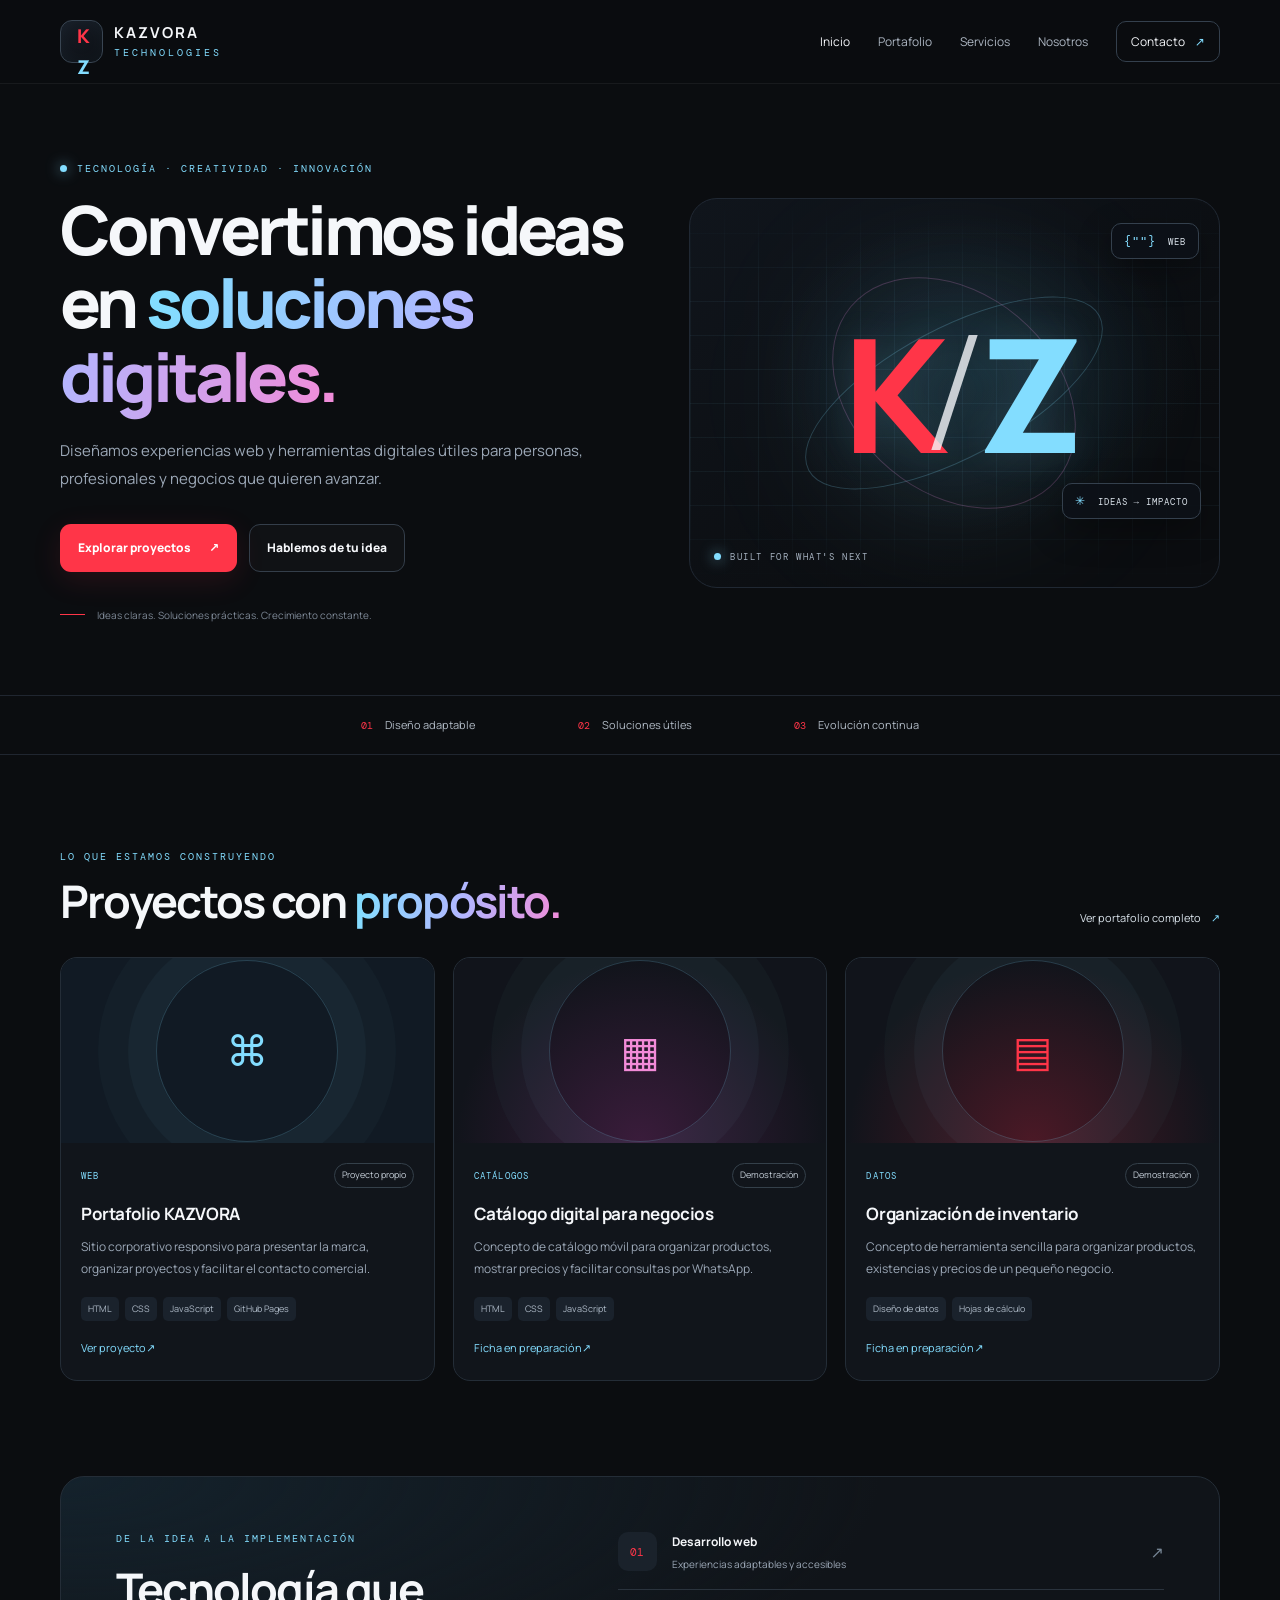
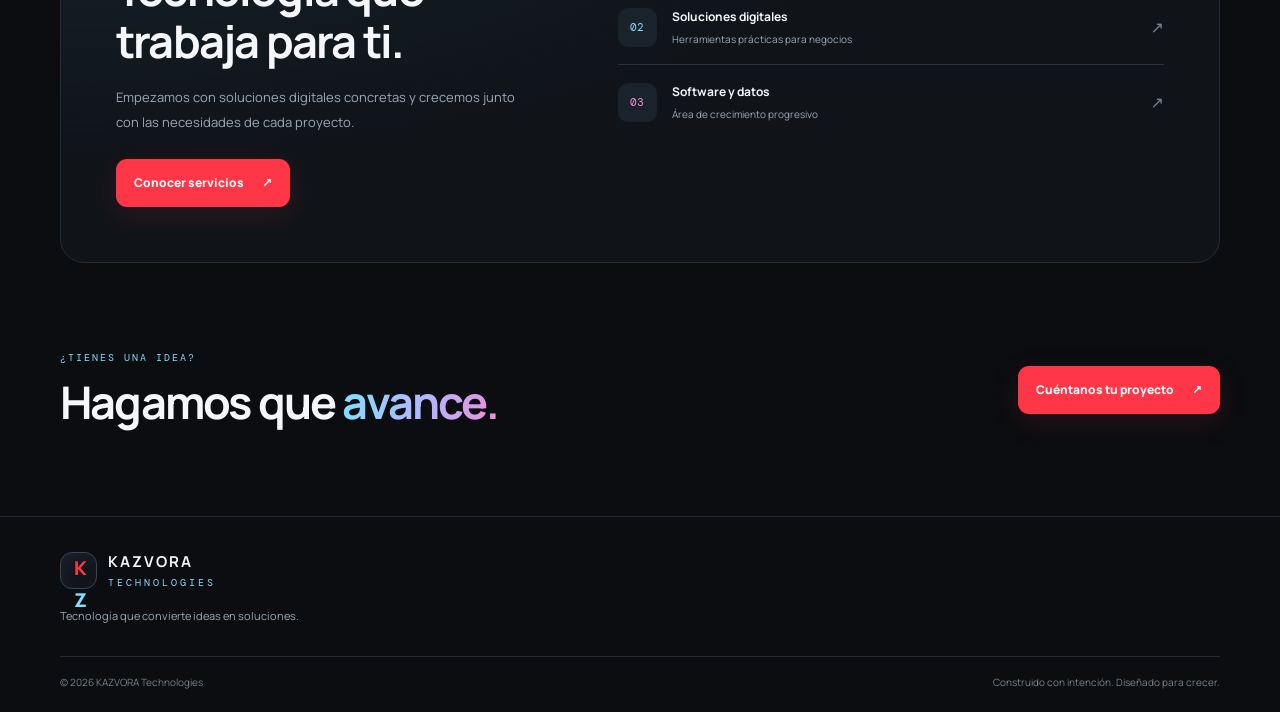
<file: index.html>
<!doctype html>
<html lang="es">
<head>
  <meta charset="utf-8">
  <meta name="viewport" content="width=device-width, initial-scale=1">
  <meta name="theme-color" content="#0b0d10">
  <meta name="description" content="KAZVORA Technologies: desarrollo web y soluciones digitales para convertir ideas en soluciones.">
  <title>KAZVORA Technologies | Tecnología que convierte ideas en soluciones</title>
  <link rel="icon" href="assets/icons/favicon.svg" type="image/svg+xml">
  <link rel="stylesheet" href="css/styles.css">
  <script src="js/projects.js" defer></script>
  <script src="js/main.js" defer></script>
</head>
<body>
  <a class="skip-link" href="#contenido">Saltar al contenido</a>
  <header class="site-header">
    <a class="brand" href="index.html" aria-label="KAZVORA Technologies, inicio">
      <span class="brand-mark" aria-hidden="true">K<span>Z</span></span>
      <span class="brand-copy"><strong>KAZVORA</strong><small>TECHNOLOGIES</small></span>
    </a>
    <button class="menu-toggle" aria-expanded="false" aria-controls="main-nav" aria-label="Abrir menú">
      <span></span><span></span><span></span>
    </button>
    <nav id="main-nav" class="main-nav" aria-label="Navegación principal">
      <a class="active" href="index.html">Inicio</a>
      <a href="portafolio.html">Portafolio</a>
      <a href="servicios.html">Servicios</a>
      <a href="nosotros.html">Nosotros</a>
      <a class="nav-contact" href="contacto.html">Contacto <span aria-hidden="true">↗</span></a>
    </nav>
  </header>

  <main id="contenido">
    <section class="hero section-wrap">
      <div class="hero-copy">
        <p class="eyebrow"><span class="status-dot"></span> TECNOLOGÍA · CREATIVIDAD · INNOVACIÓN</p>
        <h1>Convertimos ideas en <span class="gradient-text">soluciones digitales.</span></h1>
        <p class="hero-lead">Diseñamos experiencias web y herramientas digitales útiles para personas, profesionales y negocios que quieren avanzar.</p>
        <div class="hero-actions">
          <a class="button button-primary" href="portafolio.html">Explorar proyectos <span aria-hidden="true">↗</span></a>
          <a class="button button-secondary" href="contacto.html">Hablemos de tu idea</a>
        </div>
        <div class="hero-note"><span class="note-line"></span><span>Ideas claras. Soluciones prácticas. Crecimiento constante.</span></div>
      </div>
      <div class="hero-art" aria-label="Ilustración abstracta de la identidad tecnológica de KAZVORA">
        <div class="orbit orbit-one"></div><div class="orbit orbit-two"></div>
        <div class="art-glow"></div>
        <div class="monogram"><span>K</span><i></i><span>Z</span></div>
        <div class="art-caption"><span class="caption-dot"></span> BUILT FOR WHAT'S NEXT</div>
        <div class="floating-chip chip-top"><span class="chip-symbol">{"</>"}</span> WEB</div>
        <div class="floating-chip chip-bottom"><span class="chip-symbol">✳</span> IDEAS → IMPACTO</div>
      </div>
    </section>

    <section class="trust-strip" aria-label="Principios de trabajo">
      <div><span class="strip-number">01</span><span>Diseño adaptable</span></div>
      <div><span class="strip-number">02</span><span>Soluciones útiles</span></div>
      <div><span class="strip-number">03</span><span>Evolución continua</span></div>
    </section>

    <section class="section-wrap section-block">
      <div class="section-heading">
        <div><p class="eyebrow">LO QUE ESTAMOS CONSTRUYENDO</p><h2>Proyectos con <span class="gradient-text">propósito.</span></h2></div>
        <a class="text-link" href="portafolio.html">Ver portafolio completo <span aria-hidden="true">↗</span></a>
      </div>
      <div id="featured-projects" class="project-grid" aria-live="polite"></div>
    </section>

    <section class="section-wrap services-band">
      <div class="services-band-copy">
        <p class="eyebrow">DE LA IDEA A LA IMPLEMENTACIÓN</p>
        <h2>Tecnología que trabaja para ti.</h2>
        <p>Empezamos con soluciones digitales concretas y crecemos junto con las necesidades de cada proyecto.</p>
        <a class="button button-primary" href="servicios.html">Conocer servicios <span aria-hidden="true">↗</span></a>
      </div>
      <div class="capability-list">
        <div><span class="cap-icon cap-red">01</span><div><strong>Desarrollo web</strong><small>Experiencias adaptables y accesibles</small></div><span class="cap-arrow">↗</span></div>
        <div><span class="cap-icon cap-blue">02</span><div><strong>Soluciones digitales</strong><small>Herramientas prácticas para negocios</small></div><span class="cap-arrow">↗</span></div>
        <div><span class="cap-icon cap-pink">03</span><div><strong>Software y datos</strong><small>Área de crecimiento progresivo</small></div><span class="cap-arrow">↗</span></div>
      </div>
    </section>

    <section class="section-wrap closing-cta">
      <div><p class="eyebrow">¿TIENES UNA IDEA?</p><h2>Hagamos que <span class="gradient-text">avance.</span></h2></div>
      <a class="button button-primary" href="contacto.html">Cuéntanos tu proyecto <span aria-hidden="true">↗</span></a>
    </section>
  </main>

  <footer class="site-footer">
    <a class="brand footer-brand" href="index.html"><span class="brand-mark" aria-hidden="true">K<span>Z</span></span><span class="brand-copy"><strong>KAZVORA</strong><small>TECHNOLOGIES</small></span></a>
    <p>Tecnología que convierte ideas en soluciones.</p>
    <div class="footer-bottom"><span>© <span id="year"></span> KAZVORA Technologies</span><span>Construido con intención. Diseñado para crecer.</span></div>
  </footer>
</body>
</html>
</file>
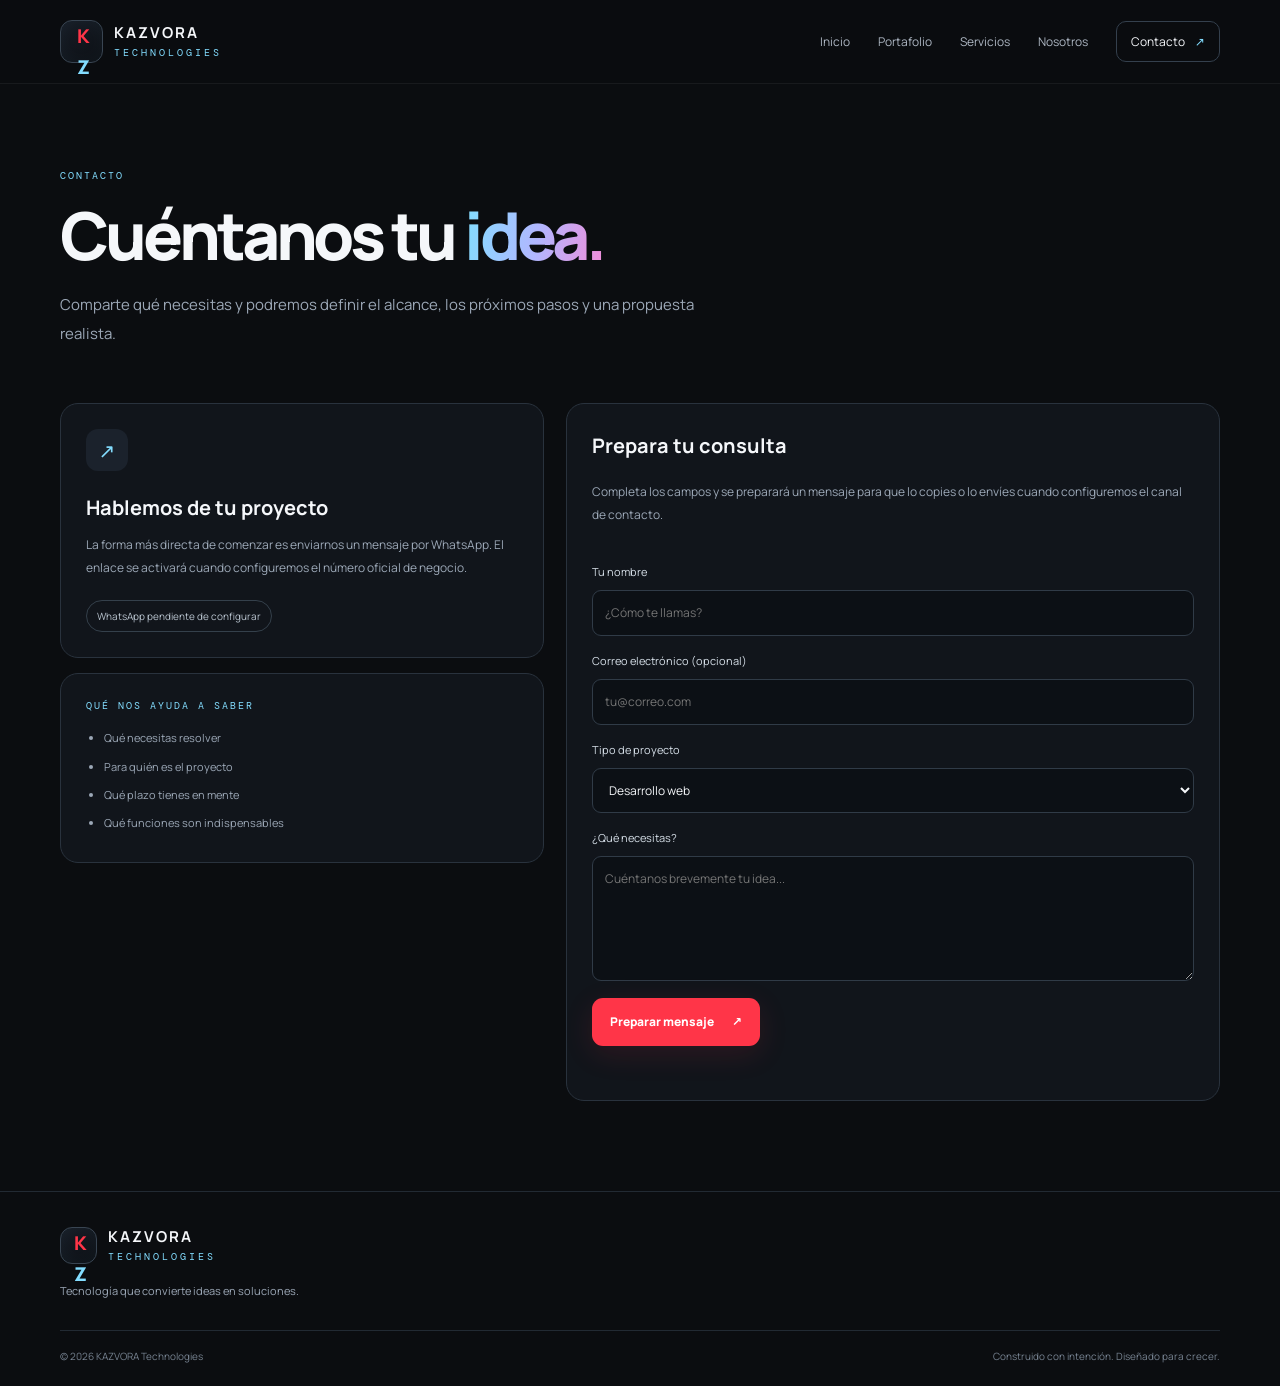
<file: contacto.html>
<!doctype html>
<html lang="es"><head><meta charset="utf-8"><meta name="viewport" content="width=device-width, initial-scale=1"><meta name="theme-color" content="#0b0d10"><meta name="description" content="Contacta a KAZVORA Technologies para conversar sobre tu idea."><title>Contacto | KAZVORA Technologies</title><link rel="icon" href="assets/icons/favicon.svg" type="image/svg+xml"><link rel="stylesheet" href="css/styles.css"><script src="js/main.js" defer></script></head>
<body><a class="skip-link" href="#contenido">Saltar al contenido</a><header class="site-header"><a class="brand" href="index.html" aria-label="KAZVORA Technologies, inicio"><span class="brand-mark" aria-hidden="true">K<span>Z</span></span><span class="brand-copy"><strong>KAZVORA</strong><small>TECHNOLOGIES</small></span></a><button class="menu-toggle" aria-expanded="false" aria-controls="main-nav" aria-label="Abrir menú"><span></span><span></span><span></span></button><nav id="main-nav" class="main-nav" aria-label="Navegación principal"><a href="index.html">Inicio</a><a href="portafolio.html">Portafolio</a><a href="servicios.html">Servicios</a><a href="nosotros.html">Nosotros</a><a class="nav-contact active" href="contacto.html">Contacto <span aria-hidden="true">↗</span></a></nav></header>
<main id="contenido"><section class="page-hero section-wrap"><p class="eyebrow">CONTACTO</p><h1>Cuéntanos tu <span class="gradient-text">idea.</span></h1><p>Comparte qué necesitas y podremos definir el alcance, los próximos pasos y una propuesta realista.</p></section>
<section class="section-wrap contact-layout"><div class="contact-info"><div class="contact-card"><span class="contact-card-icon blue-symbol">↗</span><h2>Hablemos de tu proyecto</h2><p>La forma más directa de comenzar es enviarnos un mensaje por WhatsApp. El enlace se activará cuando configuremos el número oficial de negocio.</p><span class="service-status">WhatsApp pendiente de configurar</span></div><div class="contact-card contact-card-small"><span class="eyebrow">QUÉ NOS AYUDA A SABER</span><ul><li>Qué necesitas resolver</li><li>Para quién es el proyecto</li><li>Qué plazo tienes en mente</li><li>Qué funciones son indispensables</li></ul></div></div>
<form class="contact-form" id="contact-form"><h2>Prepara tu consulta</h2><p>Completa los campos y se preparará un mensaje para que lo copies o lo envíes cuando configuremos el canal de contacto.</p><label for="name">Tu nombre</label><input id="name" name="name" autocomplete="name" required placeholder="¿Cómo te llamas?"><label for="email">Correo electrónico (opcional)</label><input id="email" name="email" type="email" autocomplete="email" placeholder="tu@correo.com"><label for="project-type">Tipo de proyecto</label><select id="project-type" name="project-type"><option>Desarrollo web</option><option>Catálogo digital</option><option>Consulta general</option><option>Otro proyecto</option></select><label for="message">¿Qué necesitas?</label><textarea id="message" name="message" rows="5" required placeholder="Cuéntanos brevemente tu idea..."></textarea><button class="button button-primary" type="submit">Preparar mensaje <span>↗</span></button><p id="form-feedback" class="form-feedback" aria-live="polite"></p></form></section></main>
<footer class="site-footer"><a class="brand footer-brand" href="index.html"><span class="brand-mark" aria-hidden="true">K<span>Z</span></span><span class="brand-copy"><strong>KAZVORA</strong><small>TECHNOLOGIES</small></span></a><p>Tecnología que convierte ideas en soluciones.</p><div class="footer-bottom"><span>© <span id="year"></span> KAZVORA Technologies</span><span>Construido con intención. Diseñado para crecer.</span></div></footer></body></html>
</file>
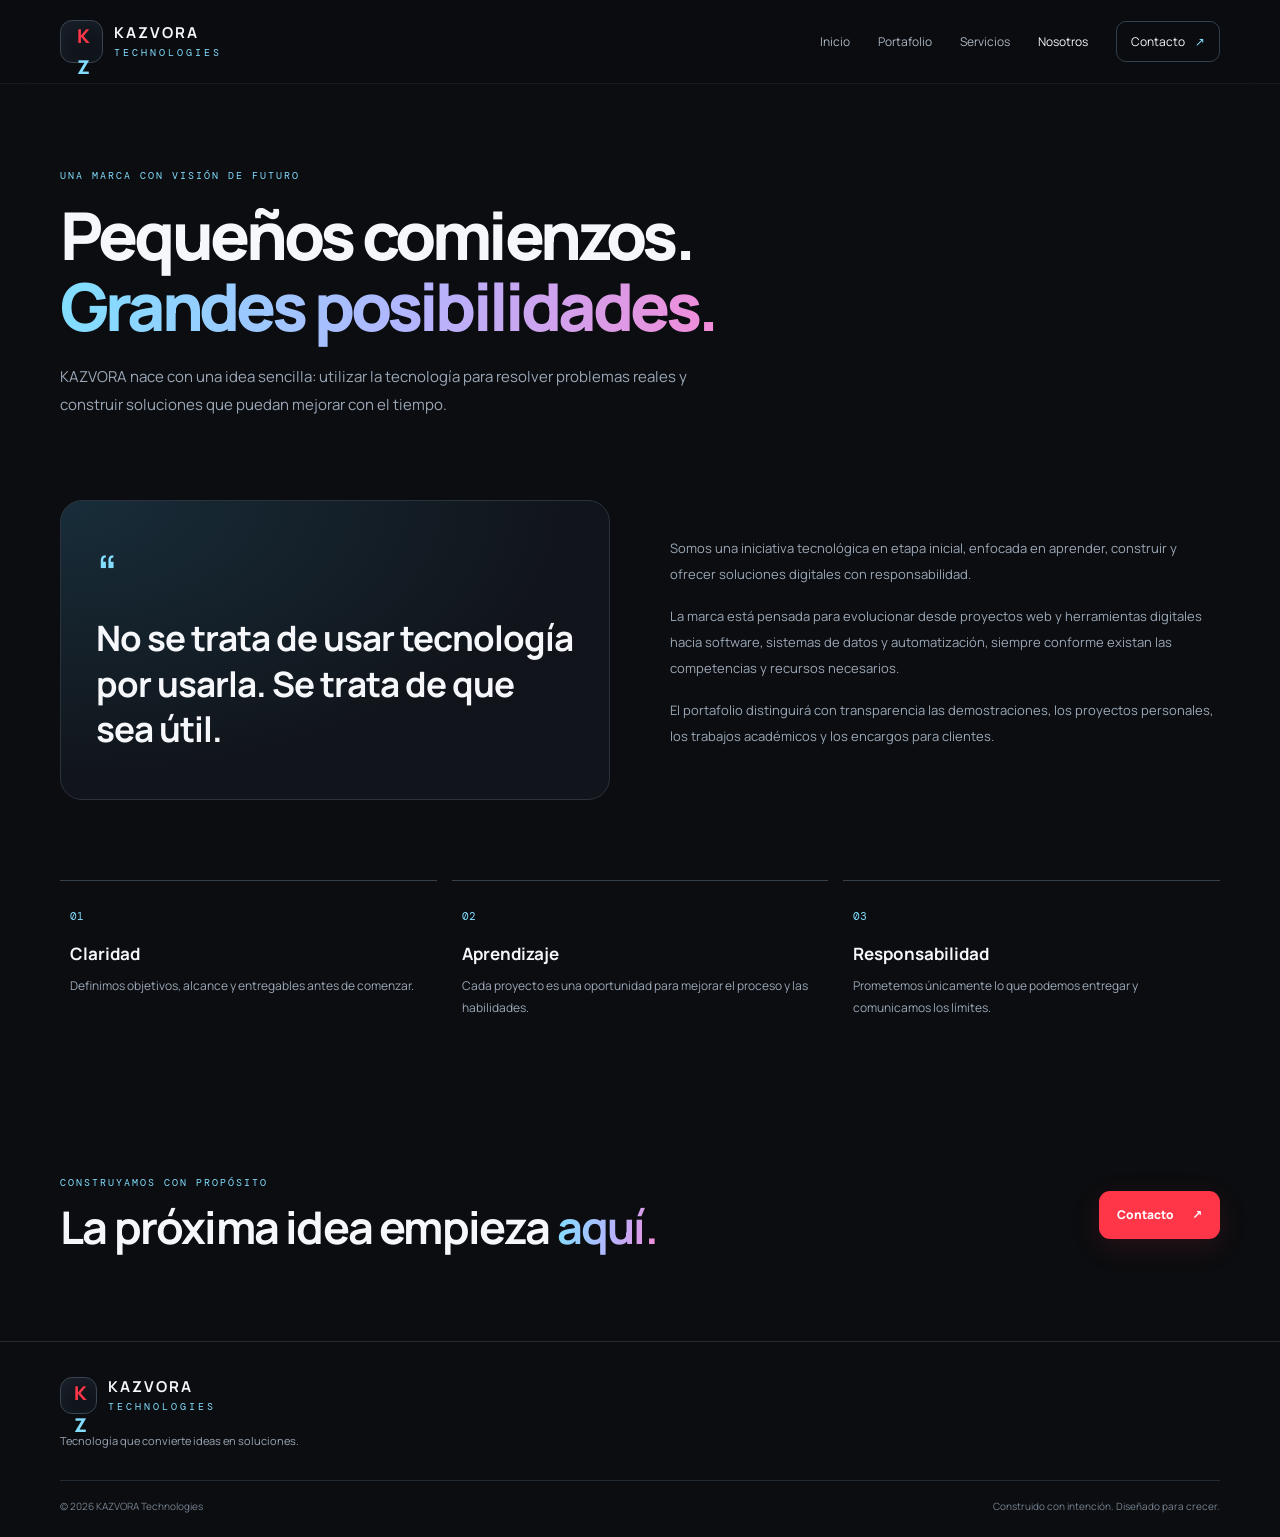
<file: nosotros.html>
<!doctype html>
<html lang="es"><head><meta charset="utf-8"><meta name="viewport" content="width=device-width, initial-scale=1"><meta name="theme-color" content="#0b0d10"><meta name="description" content="Conoce la visión y principios de KAZVORA Technologies."><title>Nosotros | KAZVORA Technologies</title><link rel="icon" href="assets/icons/favicon.svg" type="image/svg+xml"><link rel="stylesheet" href="css/styles.css"><script src="js/main.js" defer></script></head>
<body><a class="skip-link" href="#contenido">Saltar al contenido</a><header class="site-header"><a class="brand" href="index.html" aria-label="KAZVORA Technologies, inicio"><span class="brand-mark" aria-hidden="true">K<span>Z</span></span><span class="brand-copy"><strong>KAZVORA</strong><small>TECHNOLOGIES</small></span></a><button class="menu-toggle" aria-expanded="false" aria-controls="main-nav" aria-label="Abrir menú"><span></span><span></span><span></span></button><nav id="main-nav" class="main-nav" aria-label="Navegación principal"><a href="index.html">Inicio</a><a href="portafolio.html">Portafolio</a><a href="servicios.html">Servicios</a><a class="active" href="nosotros.html">Nosotros</a><a class="nav-contact" href="contacto.html">Contacto <span aria-hidden="true">↗</span></a></nav></header>
<main id="contenido"><section class="page-hero section-wrap"><p class="eyebrow">UNA MARCA CON VISIÓN DE FUTURO</p><h1>Pequeños comienzos.<br><span class="gradient-text">Grandes posibilidades.</span></h1><p>KAZVORA nace con una idea sencilla: utilizar la tecnología para resolver problemas reales y construir soluciones que puedan mejorar con el tiempo.</p></section>
<section class="section-wrap about-layout"><div class="about-statement"><span class="quote-mark">“</span><h2>No se trata de usar tecnología por usarla. Se trata de que sea útil.</h2></div><div class="about-copy"><p>Somos una iniciativa tecnológica en etapa inicial, enfocada en aprender, construir y ofrecer soluciones digitales con responsabilidad.</p><p>La marca está pensada para evolucionar desde proyectos web y herramientas digitales hacia software, sistemas de datos y automatización, siempre conforme existan las competencias y recursos necesarios.</p><p>El portafolio distinguirá con transparencia las demostraciones, los proyectos personales, los trabajos académicos y los encargos para clientes.</p></div></section>
<section class="section-wrap values-grid"><article><span class="value-number">01</span><h3>Claridad</h3><p>Definimos objetivos, alcance y entregables antes de comenzar.</p></article><article><span class="value-number">02</span><h3>Aprendizaje</h3><p>Cada proyecto es una oportunidad para mejorar el proceso y las habilidades.</p></article><article><span class="value-number">03</span><h3>Responsabilidad</h3><p>Prometemos únicamente lo que podemos entregar y comunicamos los límites.</p></article></section>
<section class="section-wrap closing-cta"><div><p class="eyebrow">CONSTRUYAMOS CON PROPÓSITO</p><h2>La próxima idea empieza <span class="gradient-text">aquí.</span></h2></div><a class="button button-primary" href="contacto.html">Contacto <span>↗</span></a></section></main>
<footer class="site-footer"><a class="brand footer-brand" href="index.html"><span class="brand-mark" aria-hidden="true">K<span>Z</span></span><span class="brand-copy"><strong>KAZVORA</strong><small>TECHNOLOGIES</small></span></a><p>Tecnología que convierte ideas en soluciones.</p><div class="footer-bottom"><span>© <span id="year"></span> KAZVORA Technologies</span><span>Construido con intención. Diseñado para crecer.</span></div></footer></body></html>
</file>
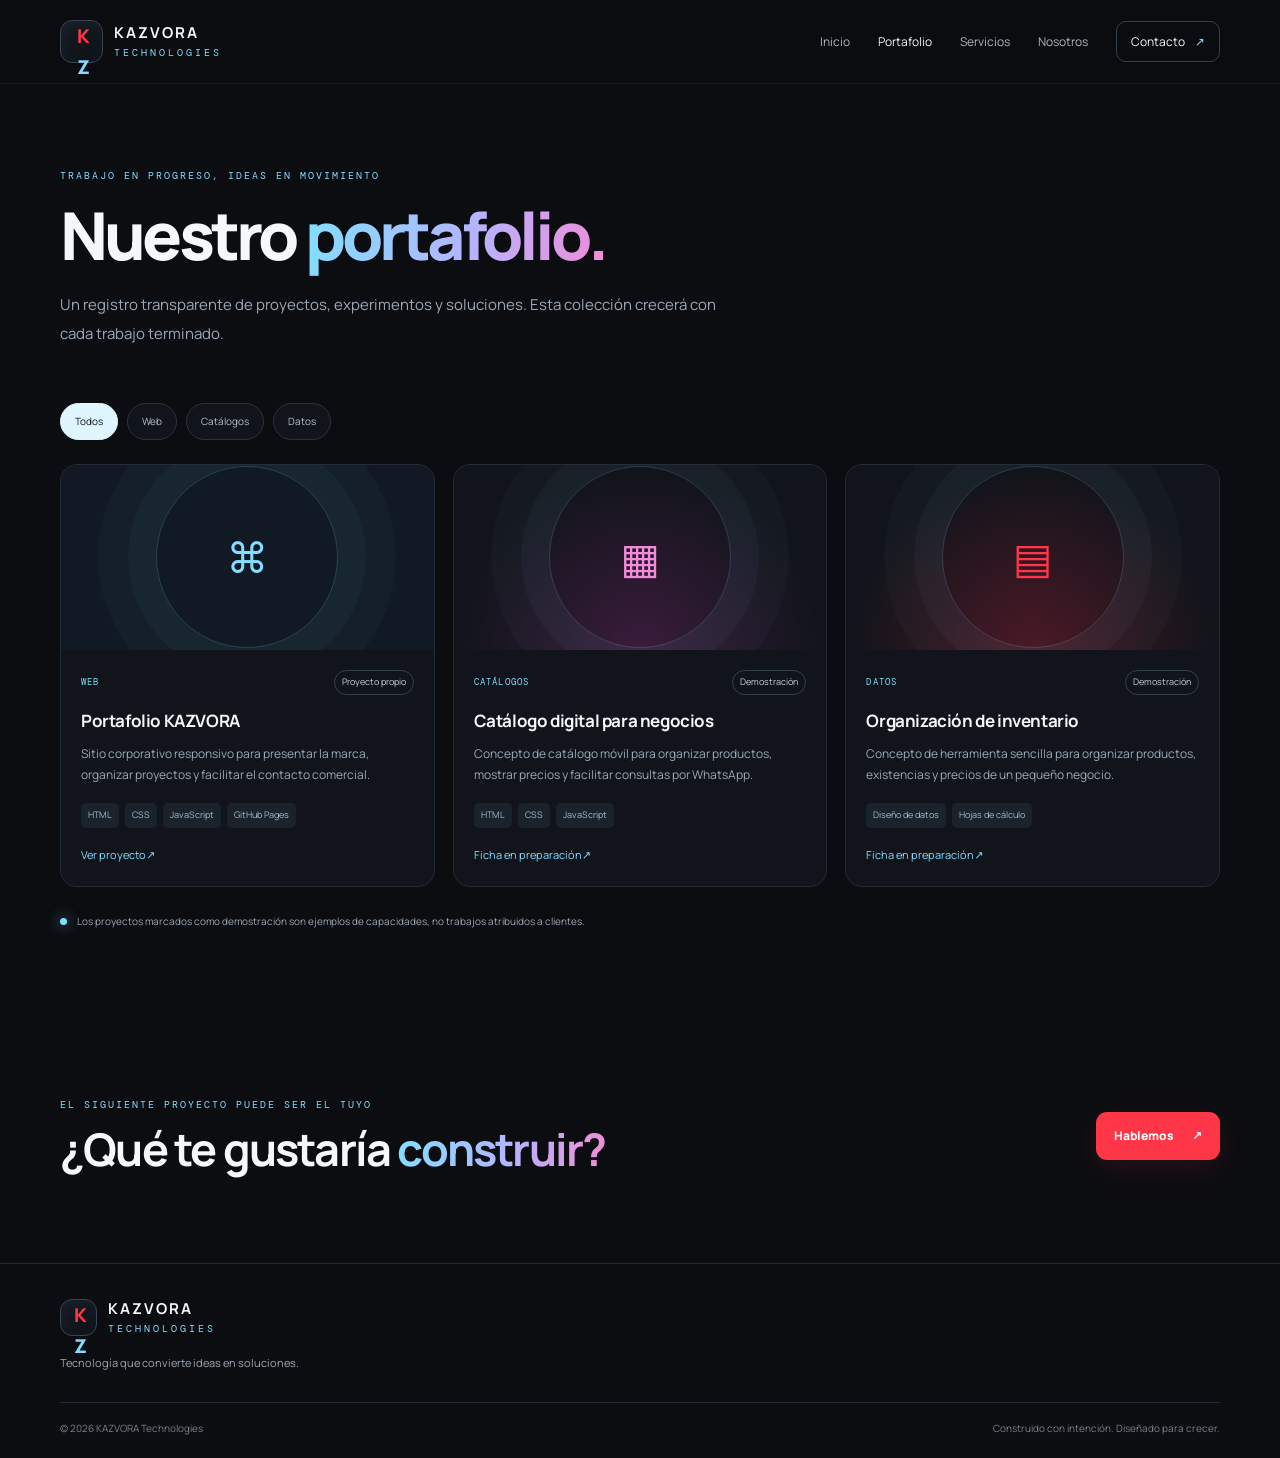
<file: portafolio.html>
<!doctype html>
<html lang="es">
<head>
  <meta charset="utf-8"><meta name="viewport" content="width=device-width, initial-scale=1">
  <meta name="theme-color" content="#0b0d10"><meta name="description" content="Explora las demostraciones y proyectos de KAZVORA Technologies.">
  <title>Portafolio | KAZVORA Technologies</title><link rel="icon" href="assets/icons/favicon.svg" type="image/svg+xml"><link rel="stylesheet" href="css/styles.css">
  <script src="js/projects.js" defer></script><script src="js/main.js" defer></script>
</head>
<body>
  <a class="skip-link" href="#contenido">Saltar al contenido</a>
  <header class="site-header"><a class="brand" href="index.html" aria-label="KAZVORA Technologies, inicio"><span class="brand-mark" aria-hidden="true">K<span>Z</span></span><span class="brand-copy"><strong>KAZVORA</strong><small>TECHNOLOGIES</small></span></a><button class="menu-toggle" aria-expanded="false" aria-controls="main-nav" aria-label="Abrir menú"><span></span><span></span><span></span></button><nav id="main-nav" class="main-nav" aria-label="Navegación principal"><a href="index.html">Inicio</a><a class="active" href="portafolio.html">Portafolio</a><a href="servicios.html">Servicios</a><a href="nosotros.html">Nosotros</a><a class="nav-contact" href="contacto.html">Contacto <span aria-hidden="true">↗</span></a></nav></header>
  <main id="contenido">
    <section class="page-hero section-wrap"><p class="eyebrow">TRABAJO EN PROGRESO, IDEAS EN MOVIMIENTO</p><h1>Nuestro <span class="gradient-text">portafolio.</span></h1><p>Un registro transparente de proyectos, experimentos y soluciones. Esta colección crecerá con cada trabajo terminado.</p></section>
    <section class="section-wrap portfolio-section">
      <div class="filter-row" id="project-filters" aria-label="Filtrar proyectos"></div>
      <div id="all-projects" class="project-grid project-grid-wide" aria-live="polite"></div>
      <p class="portfolio-note"><span class="status-dot"></span> Los proyectos marcados como demostración son ejemplos de capacidades, no trabajos atribuidos a clientes.</p>
    </section>
    <section class="section-wrap closing-cta"><div><p class="eyebrow">EL SIGUIENTE PROYECTO PUEDE SER EL TUYO</p><h2>¿Qué te gustaría <span class="gradient-text">construir?</span></h2></div><a class="button button-primary" href="contacto.html">Hablemos <span aria-hidden="true">↗</span></a></section>
  </main>
  <footer class="site-footer"><a class="brand footer-brand" href="index.html"><span class="brand-mark" aria-hidden="true">K<span>Z</span></span><span class="brand-copy"><strong>KAZVORA</strong><small>TECHNOLOGIES</small></span></a><p>Tecnología que convierte ideas en soluciones.</p><div class="footer-bottom"><span>© <span id="year"></span> KAZVORA Technologies</span><span>Construido con intención. Diseñado para crecer.</span></div></footer>
</body></html>
</file>
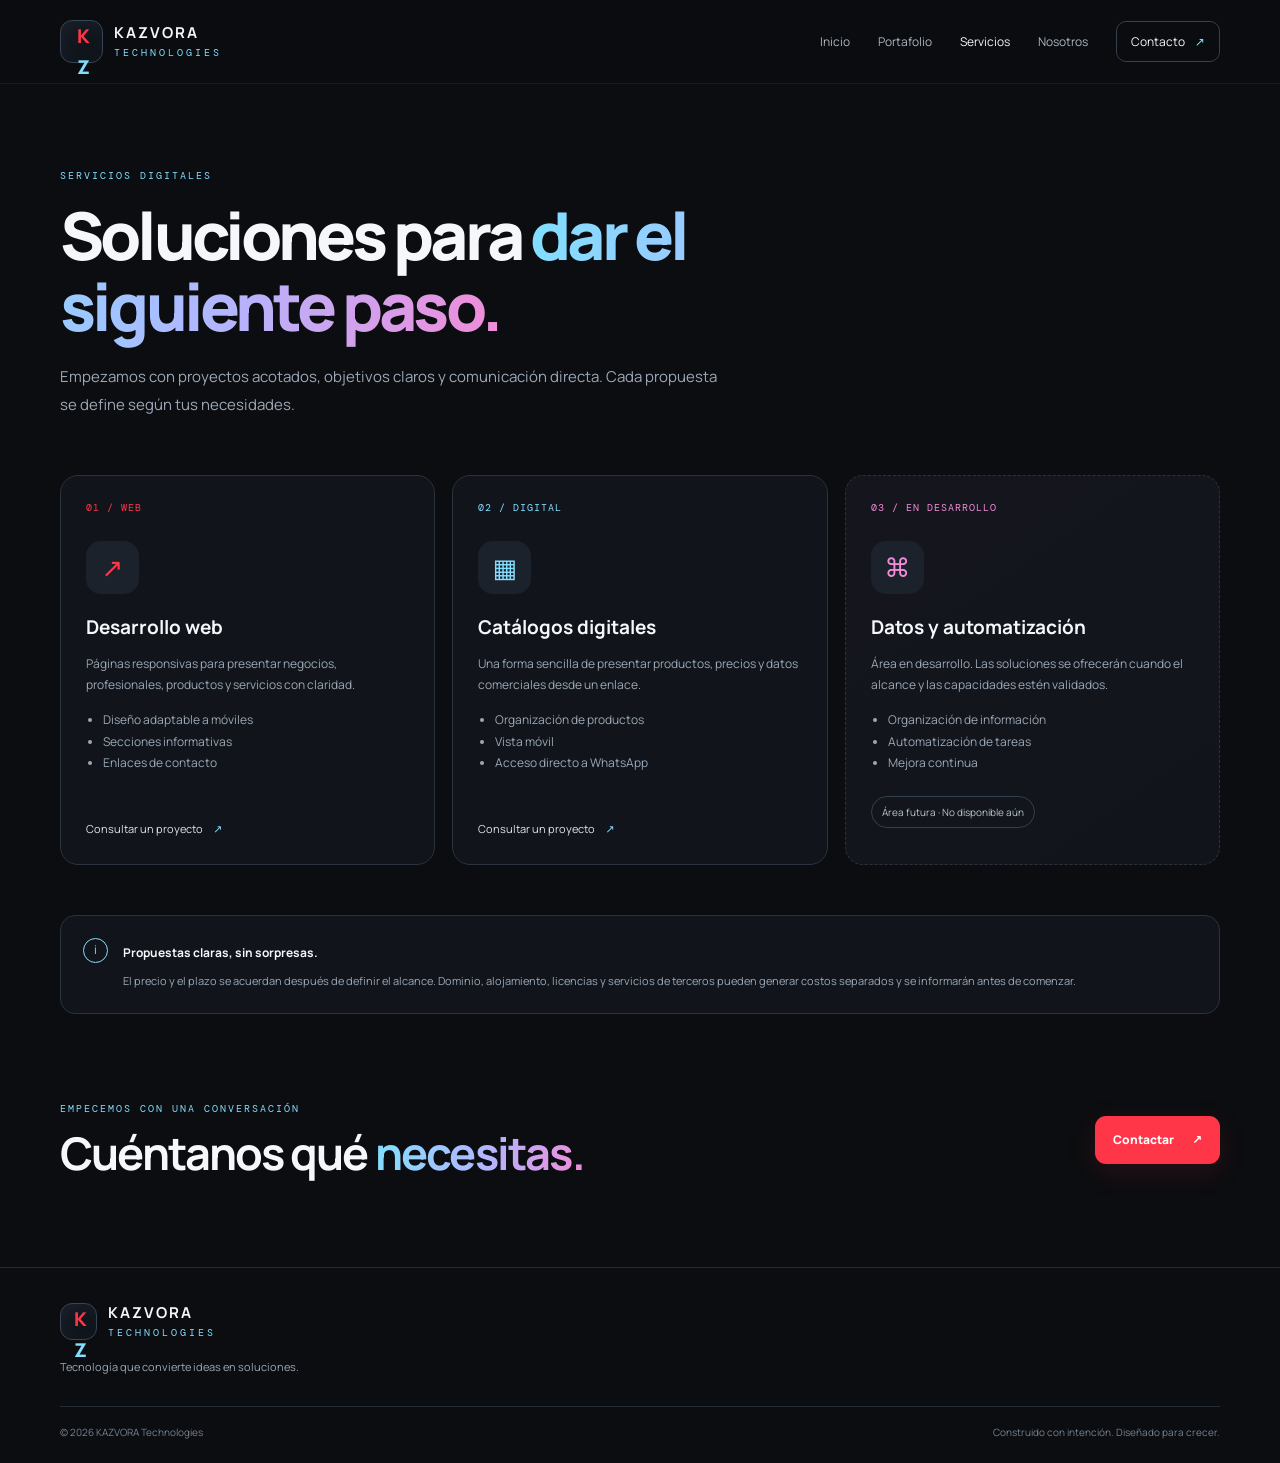
<file: servicios.html>
<!doctype html>
<html lang="es">
<head><meta charset="utf-8"><meta name="viewport" content="width=device-width, initial-scale=1"><meta name="theme-color" content="#0b0d10"><meta name="description" content="Servicios digitales de KAZVORA Technologies."><title>Servicios | KAZVORA Technologies</title><link rel="icon" href="assets/icons/favicon.svg" type="image/svg+xml"><link rel="stylesheet" href="css/styles.css"><script src="js/main.js" defer></script></head>
<body><a class="skip-link" href="#contenido">Saltar al contenido</a><header class="site-header"><a class="brand" href="index.html" aria-label="KAZVORA Technologies, inicio"><span class="brand-mark" aria-hidden="true">K<span>Z</span></span><span class="brand-copy"><strong>KAZVORA</strong><small>TECHNOLOGIES</small></span></a><button class="menu-toggle" aria-expanded="false" aria-controls="main-nav" aria-label="Abrir menú"><span></span><span></span><span></span></button><nav id="main-nav" class="main-nav" aria-label="Navegación principal"><a href="index.html">Inicio</a><a href="portafolio.html">Portafolio</a><a class="active" href="servicios.html">Servicios</a><a href="nosotros.html">Nosotros</a><a class="nav-contact" href="contacto.html">Contacto <span aria-hidden="true">↗</span></a></nav></header>
<main id="contenido"><section class="page-hero section-wrap"><p class="eyebrow">SERVICIOS DIGITALES</p><h1>Soluciones para <span class="gradient-text">dar el siguiente paso.</span></h1><p>Empezamos con proyectos acotados, objetivos claros y comunicación directa. Cada propuesta se define según tus necesidades.</p></section>
<section class="section-wrap service-cards">
<article class="service-card"><span class="service-index red-text">01 / WEB</span><div class="service-symbol red-symbol"><span>↗</span></div><h2>Desarrollo web</h2><p>Páginas responsivas para presentar negocios, profesionales, productos y servicios con claridad.</p><ul><li>Diseño adaptable a móviles</li><li>Secciones informativas</li><li>Enlaces de contacto</li></ul><a class="text-link" href="contacto.html">Consultar un proyecto <span>↗</span></a></article>
<article class="service-card"><span class="service-index blue-text">02 / DIGITAL</span><div class="service-symbol blue-symbol"><span>▦</span></div><h2>Catálogos digitales</h2><p>Una forma sencilla de presentar productos, precios y datos comerciales desde un enlace.</p><ul><li>Organización de productos</li><li>Vista móvil</li><li>Acceso directo a WhatsApp</li></ul><a class="text-link" href="contacto.html">Consultar un proyecto <span>↗</span></a></article>
<article class="service-card service-card-muted"><span class="service-index pink-text">03 / EN DESARROLLO</span><div class="service-symbol pink-symbol"><span>⌘</span></div><h2>Datos y automatización</h2><p>Área en desarrollo. Las soluciones se ofrecerán cuando el alcance y las capacidades estén validados.</p><ul><li>Organización de información</li><li>Automatización de tareas</li><li>Mejora continua</li></ul><span class="service-status">Área futura · No disponible aún</span></article>
</section>
<section class="section-wrap notice-panel"><span class="notice-icon">i</span><div><strong>Propuestas claras, sin sorpresas.</strong><p>El precio y el plazo se acuerdan después de definir el alcance. Dominio, alojamiento, licencias y servicios de terceros pueden generar costos separados y se informarán antes de comenzar.</p></div></section>
<section class="section-wrap closing-cta"><div><p class="eyebrow">EMPECEMOS CON UNA CONVERSACIÓN</p><h2>Cuéntanos qué <span class="gradient-text">necesitas.</span></h2></div><a class="button button-primary" href="contacto.html">Contactar <span>↗</span></a></section></main>
<footer class="site-footer"><a class="brand footer-brand" href="index.html"><span class="brand-mark" aria-hidden="true">K<span>Z</span></span><span class="brand-copy"><strong>KAZVORA</strong><small>TECHNOLOGIES</small></span></a><p>Tecnología que convierte ideas en soluciones.</p><div class="footer-bottom"><span>© <span id="year"></span> KAZVORA Technologies</span><span>Construido con intención. Diseñado para crecer.</span></div></footer></body></html>
</file>
<file: css/styles.css>
@import url('https://fonts.googleapis.com/css2?family=DM+Mono:wght@400;500&family=Manrope:wght@400;500;600;700;800&display=swap');
:root{--bg:#0b0d10;--surface:#11151b;--surface-2:#161c24;--line:#252d37;--text:#f5f7fa;--muted:#9ca8b7;--red:#ff3548;--sky:#83ddff;--pink:#f28bd8;--green:#8ee8cb;--radius:20px;--content:1160px}
*{box-sizing:border-box}html{scroll-behavior:smooth;scroll-padding-top:90px}body{margin:0;background:var(--bg);color:var(--text);font-family:Manrope,system-ui,sans-serif;line-height:1.65;-webkit-font-smoothing:antialiased}a{color:inherit;text-decoration:none}button,input,textarea,select{font:inherit}button,a{-webkit-tap-highlight-color:transparent}::selection{background:var(--sky);color:#061018}.skip-link{position:absolute;left:-999px;top:10px;background:var(--sky);color:#071017;padding:10px 14px;z-index:99}.skip-link:focus{left:10px}.site-header{height:84px;padding:0 max(24px,calc((100vw - var(--content))/2));display:flex;align-items:center;justify-content:space-between;border-bottom:1px solid rgba(255,255,255,.06);background:rgba(11,13,16,.9);backdrop-filter:blur(18px);position:sticky;top:0;z-index:20}.brand{display:inline-flex;align-items:center;gap:11px;min-width:max-content}.brand-mark{width:43px;height:43px;display:grid;place-items:center;border:1px solid #394552;border-radius:12px;font-size:19px;font-weight:800;letter-spacing:-3px;background:linear-gradient(145deg,#171c25,#0d1015);color:var(--red);box-shadow:inset 0 0 18px rgba(131,221,255,.04)}.brand-mark span{color:var(--sky)}.brand-copy{display:flex;flex-direction:column;line-height:1.15;gap:5px}.brand-copy strong{font-size:15px;letter-spacing:2px}.brand-copy small{font:10px 'DM Mono',monospace;letter-spacing:3px;color:var(--sky)}.main-nav{display:flex;align-items:center;gap:28px;font-size:12px;color:#aeb7c3}.main-nav a{transition:color .2s}.main-nav a:hover,.main-nav a.active{color:var(--text)}.main-nav .nav-contact{border:1px solid #34404d;border-radius:10px;padding:10px 14px;color:var(--text)}.nav-contact span{color:var(--sky);margin-left:8px}.menu-toggle{display:none;background:none;border:0;padding:8px}.menu-toggle span{display:block;width:23px;height:2px;background:var(--text);margin:5px}
.section-wrap{width:min(var(--content),calc(100% - 48px));margin-inline:auto}.hero{min-height:590px;display:grid;grid-template-columns:1.05fr .95fr;align-items:center;gap:42px;padding-block:78px 72px}.eyebrow{font:10px 'DM Mono',monospace;letter-spacing:2px;color:var(--sky);margin:0 0 18px;display:flex;align-items:center;gap:10px}.status-dot,.caption-dot{width:7px;height:7px;border-radius:50%;background:var(--sky);box-shadow:0 0 14px rgba(131,221,255,.8);display:inline-block;flex:none}.hero h1,.page-hero h1{font-size:clamp(42px,5.3vw,70px);line-height:1.08;letter-spacing:-3.8px;margin:0;max-width:700px;font-weight:800}.gradient-text{background:linear-gradient(100deg,var(--sky) 4%,#b2b6ff 53%,var(--pink) 100%);-webkit-background-clip:text;background-clip:text;color:transparent}.hero-lead,.page-hero>p:last-child{max-width:560px;color:var(--muted);font-size:15px;line-height:1.9;margin:24px 0 0}.hero-actions{display:flex;gap:12px;flex-wrap:wrap;margin-top:30px}.button{display:inline-flex;align-items:center;justify-content:center;gap:18px;border-radius:11px;padding:13px 17px;font-size:12px;font-weight:800;border:1px solid transparent;cursor:pointer;transition:transform .2s,border-color .2s,background .2s}.button:hover{transform:translateY(-2px)}.button-primary{background:var(--red);color:white;box-shadow:0 8px 30px rgba(255,53,72,.12)}.button-primary:hover{background:#ff4c5c}.button-secondary{border-color:#343e4a;color:var(--text);background:rgba(255,255,255,.02)}.button-secondary:hover{border-color:var(--sky)}.hero-note{display:flex;align-items:center;gap:12px;margin-top:35px;font-size:10px;color:#7f8a98}.note-line{width:25px;height:1px;background:var(--red)}
.hero-art{position:relative;min-height:390px;display:grid;place-items:center;isolation:isolate;overflow:hidden;border:1px solid #202833;border-radius:28px;background:radial-gradient(ellipse at 55% 45%,rgba(25,75,99,.22),transparent 52%),linear-gradient(145deg,#10151c,#0b0d10 75%)}.hero-art:before{content:"";position:absolute;inset:0;background-image:linear-gradient(rgba(131,221,255,.055) 1px,transparent 1px),linear-gradient(90deg,rgba(131,221,255,.055) 1px,transparent 1px);background-size:34px 34px;mask-image:linear-gradient(transparent,#000 25%,#000 75%,transparent)}.art-glow{position:absolute;width:210px;height:210px;background:rgba(131,221,255,.16);filter:blur(75px);border-radius:50%}.orbit{position:absolute;border:1px solid rgba(131,221,255,.22);border-radius:50%;transform:rotate(-28deg)}.orbit-one{width:330px;height:130px}.orbit-two{width:270px;height:200px;transform:rotate(40deg);border-color:rgba(242,139,216,.22)}.monogram{position:relative;display:flex;align-items:center;gap:0;font-size:clamp(100px,14vw,158px);font-weight:800;letter-spacing:-18px;line-height:1;text-shadow:0 0 38px rgba(131,221,255,.13)}.monogram span:first-child{color:var(--red)}.monogram span:last-child{color:var(--sky)}.monogram i{width:9px;height:115px;background:var(--text);display:block;transform:skew(-18deg);margin:0 18px 0 20px;opacity:.8}.art-caption{position:absolute;bottom:24px;left:24px;display:flex;gap:9px;align-items:center;font:9px 'DM Mono',monospace;letter-spacing:1.6px;color:#a5b1bf}.floating-chip{position:absolute;padding:9px 12px;border:1px solid #34404d;background:rgba(13,17,23,.92);border-radius:10px;font:9px 'DM Mono',monospace;letter-spacing:1px;color:#dce4ec;box-shadow:0 12px 35px #0005}.chip-symbol{color:var(--sky);font-size:12px;margin-right:6px}.chip-top{right:20px;top:24px}.chip-bottom{right:18px;bottom:68px}.trust-strip{border-block:1px solid #202630;display:flex;justify-content:center;gap:clamp(30px,8vw,120px);padding:20px 24px;color:#b1bac5;font-size:11px}.trust-strip>div{display:flex;gap:12px;align-items:center}.strip-number{font:10px 'DM Mono',monospace;color:var(--red)}
.section-block{padding-block:95px}.section-heading{display:flex;justify-content:space-between;align-items:end;gap:24px;margin-bottom:30px}.section-heading h2,.services-band h2,.closing-cta h2{font-size:clamp(30px,4vw,45px);line-height:1.16;letter-spacing:-1.8px;margin:0}.section-heading .eyebrow{margin-bottom:12px}.text-link{font-size:11px;color:#dbe4ec;display:inline-flex;gap:10px;align-items:center}.text-link span{color:var(--sky)}.text-link:hover{color:var(--sky)}.project-grid{display:grid;grid-template-columns:repeat(3,minmax(0,1fr));gap:18px}.project-card{background:var(--surface);border:1px solid #242d37;border-radius:17px;overflow:hidden;transition:transform .22s,border-color .22s}.project-card:hover{transform:translateY(-4px);border-color:#4a6374}.project-art{height:185px;display:grid;place-items:center;position:relative;overflow:hidden;background:#111a24}.project-art:before{content:"";position:absolute;width:180px;height:180px;border:1px solid #83ddff35;border-radius:50%;box-shadow:0 0 0 28px #83ddff09,0 0 0 58px #83ddff06}.project-art .art-icon{font-size:42px;position:relative;color:var(--sky)}.project-art.red-art{background:radial-gradient(ellipse at 50% 100%,#4b1926,#11141b 70%)}.project-art.red-art .art-icon{color:var(--red)}.project-art.pink-art{background:radial-gradient(ellipse at 50% 100%,#3a1c3b,#11141b 70%)}.project-art.pink-art .art-icon{color:var(--pink)}.project-art.green-art{background:radial-gradient(ellipse at 50% 100%,#14352e,#11141b 70%)}.project-art.green-art .art-icon{color:var(--green)}.project-body{padding:20px}.project-meta{display:flex;justify-content:space-between;gap:10px;align-items:center;margin-bottom:12px}.project-category{font:9px 'DM Mono',monospace;letter-spacing:1.2px;color:var(--sky);text-transform:uppercase}.project-status{font-size:9px;color:#c7d0da;border:1px solid #34404a;padding:4px 7px;border-radius:30px;white-space:nowrap}.project-body h3{font-size:17px;letter-spacing:-.4px;margin:0 0 8px}.project-body p{font-size:12px;line-height:1.8;color:var(--muted);margin:0 0 17px}.project-tags{display:flex;flex-wrap:wrap;gap:6px}.project-tags span{font-size:9px;color:#aebac7;background:#1a222c;border-radius:5px;padding:5px 7px}.project-link{display:inline-flex;margin-top:18px;font-size:11px;color:var(--sky)}.services-band{border:1px solid #242d37;border-radius:24px;padding:clamp(24px,5vw,55px);display:grid;grid-template-columns:.9fr 1.1fr;gap:55px;background:radial-gradient(ellipse at 0 0,#14222c 0,transparent 50%),#101419}.services-band h2{max-width:430px}.services-band-copy>p:not(.eyebrow){font-size:13px;color:var(--muted);line-height:1.9;max-width:410px;margin:18px 0 25px}.capability-list>div{display:flex;align-items:center;gap:15px;padding:17px 0;border-bottom:1px solid #2a333d}.capability-list>div:first-child{padding-top:0}.capability-list>div:last-child{border-bottom:0;padding-bottom:0}.cap-icon{width:39px;height:39px;display:grid;place-items:center;border-radius:10px;background:#1a222b;font:11px 'DM Mono',monospace;flex:none}.cap-red{color:var(--red)}.cap-blue{color:var(--sky)}.cap-pink{color:var(--pink)}.capability-list strong,.capability-list small{display:block}.capability-list strong{font-size:12px}.capability-list small{font-size:10px;color:var(--muted);margin-top:4px}.cap-arrow{margin-left:auto;color:#758493}.closing-cta{display:flex;justify-content:space-between;align-items:center;gap:25px;padding-block:88px}.closing-cta .eyebrow{margin-bottom:12px}.site-footer{border-top:1px solid #222a33;padding:35px max(24px,calc((100vw - var(--content))/2)) 22px}.footer-brand .brand-mark{width:37px;height:37px}.site-footer>p{color:var(--muted);font-size:11px;margin:18px 0 30px}.footer-bottom{border-top:1px solid #222a33;padding-top:17px;display:flex;justify-content:space-between;gap:20px;color:#778391;font-size:10px}
.page-hero{padding-top:85px;padding-bottom:55px}.page-hero h1{font-size:clamp(42px,6vw,66px)}.page-hero>p:last-child{max-width:670px;margin-top:20px}.portfolio-section{padding-bottom:70px}.filter-row{display:flex;flex-wrap:wrap;gap:9px;margin-bottom:24px}.filter-button{border:1px solid #2a333d;color:#b4bfca;background:#11151b;border-radius:30px;padding:9px 14px;font-size:10px;cursor:pointer}.filter-button[aria-pressed="true"]{background:#dff6ff;color:#0b1116;border-color:#dff6ff}.project-grid-wide{grid-template-columns:repeat(3,minmax(0,1fr))}.portfolio-note{display:flex;align-items:center;gap:10px;color:var(--muted);font-size:10px;margin-top:26px}.service-cards{display:grid;grid-template-columns:repeat(3,minmax(0,1fr));gap:17px;padding-bottom:35px}.service-card{border:1px solid #29323d;background:var(--surface);border-radius:18px;padding:25px;min-height:390px;display:flex;flex-direction:column;align-items:flex-start}.service-index{font:10px 'DM Mono',monospace;letter-spacing:1px}.red-text{color:var(--red)}.blue-text{color:var(--sky)}.pink-text{color:var(--pink)}.service-symbol{width:53px;height:53px;border-radius:15px;display:grid;place-items:center;font-size:26px;margin:27px 0 18px;background:#1b222c}.red-symbol{color:var(--red)}.blue-symbol{color:var(--sky)}.pink-symbol{color:var(--pink)}.service-card h2{font-size:19px;margin:0 0 10px}.service-card p,.service-card li{font-size:12px;color:var(--muted);line-height:1.8}.service-card p{margin:0 0 13px}.service-card ul{padding-left:17px;margin:0 0 22px}.service-card .text-link{margin-top:auto}.service-card-muted{background:linear-gradient(145deg,#15151e,#11151b);border-style:dashed}.service-status{display:inline-flex;border:1px solid #34404b;border-radius:30px;padding:7px 10px;color:#b9c4cf;font-size:10px}.notice-panel{display:flex;gap:15px;padding:22px;border:1px solid #29323d;background:#11151b;border-radius:15px;margin-top:15px}.notice-icon{width:25px;height:25px;border:1px solid var(--sky);color:var(--sky);display:grid;place-items:center;border-radius:50%;font-size:12px;flex:none}.notice-panel strong{font-size:12px}.notice-panel p{color:var(--muted);font-size:11px;line-height:1.8;margin:7px 0 0}
.about-layout{display:grid;grid-template-columns:1fr 1fr;gap:60px;padding-block:25px 80px}.about-statement{border:1px solid #2a333d;background:radial-gradient(ellipse at 0 0,#182d3a,transparent 65%),#11151b;border-radius:22px;padding:35px;display:flex;flex-direction:column;justify-content:center;min-height:300px}.quote-mark{font-size:60px;line-height:1;color:var(--sky)}.about-statement h2{font-size:clamp(24px,3vw,35px);line-height:1.3;letter-spacing:-1px;margin:10px 0 0}.about-copy{align-self:center}.about-copy p{font-size:13px;line-height:2;color:var(--muted);margin:0 0 16px}.values-grid{display:grid;grid-template-columns:repeat(3,1fr);gap:15px;padding-bottom:50px}.values-grid article{border-top:1px solid #35404b;padding:20px 10px}.value-number{font:11px 'DM Mono',monospace;color:var(--sky)}.values-grid h3{font-size:17px;margin:13px 0 7px}.values-grid p{font-size:12px;color:var(--muted);line-height:1.8;margin:0}
.contact-layout{display:grid;grid-template-columns:.85fr 1.15fr;gap:22px;padding-bottom:90px}.contact-info{display:grid;gap:15px;align-content:start}.contact-card,.contact-form{border:1px solid #29323d;border-radius:18px;background:#11151b;padding:25px}.contact-card-icon{width:42px;height:42px;border-radius:12px;display:grid;place-items:center;font-size:20px;background:#1b222c;margin-bottom:20px}.contact-card h2,.contact-form h2{font-size:20px;margin:0 0 10px}.contact-card p,.contact-form>p{font-size:12px;color:var(--muted);line-height:1.9;margin:0 0 20px}.contact-card-small .eyebrow{margin-bottom:12px}.contact-card ul{padding-left:18px;margin:0}.contact-card li{font-size:11px;color:var(--muted);padding:5px 0}.contact-form{display:flex;flex-direction:column;gap:9px}.contact-form label{font-size:11px;color:#d6dfe8;margin-top:7px}.contact-form input,.contact-form textarea,.contact-form select{width:100%;border:1px solid #303b47;border-radius:9px;background:#0c1015;color:var(--text);padding:12px;font-size:12px;outline:none}.contact-form input:focus,.contact-form textarea:focus,.contact-form select:focus{border-color:var(--sky);box-shadow:0 0 0 3px #83ddff12}.contact-form textarea{resize:vertical}.contact-form .button{margin-top:8px;align-self:flex-start}.form-feedback{font-size:11px;color:var(--sky);white-space:pre-wrap;margin:4px 0 0}
@media(max-width:900px){.hero{grid-template-columns:1fr;gap:35px;padding-top:65px}.hero-copy{max-width:700px}.hero-art{min-height:340px}.project-grid,.project-grid-wide{grid-template-columns:repeat(2,minmax(0,1fr))}.services-band{grid-template-columns:1fr;gap:35px}.service-cards{grid-template-columns:1fr 1fr}.service-card:last-child{grid-column:1/-1;min-height:auto}.about-layout{gap:25px}.contact-layout{grid-template-columns:1fr 1.2fr}}
@media(max-width:650px){.site-header{height:72px;padding-inline:20px}.menu-toggle{display:block;z-index:22}.main-nav{display:none;position:absolute;top:71px;left:0;right:0;background:#0e1217;border-bottom:1px solid #29323d;padding:15px 20px 22px;flex-direction:column;align-items:stretch;gap:0}.main-nav.is-open{display:flex}.main-nav a{padding:13px 4px;border-bottom:1px solid #202731}.main-nav .nav-contact{margin-top:10px;text-align:center;border:1px solid #34404d}.section-wrap{width:calc(100% - 40px)}.hero{padding-block:54px 45px;min-height:auto;gap:28px}.hero h1,.page-hero h1{font-size:clamp(39px,11vw,56px);letter-spacing:-2.4px}.hero-lead,.page-hero>p:last-child{font-size:13px}.hero-art{min-height:285px;border-radius:20px}.monogram{font-size:105px;letter-spacing:-13px}.monogram i{height:78px;width:6px;margin-inline:13px}.orbit-one{width:260px;height:100px}.orbit-two{width:220px;height:160px}.chip-top{right:12px;top:12px}.chip-bottom{right:12px;bottom:55px}.art-caption{left:15px;bottom:17px;font-size:8px}.trust-strip{justify-content:flex-start;overflow:auto;gap:25px;padding:16px 20px;white-space:nowrap}.trust-strip>div{font-size:10px}.section-block{padding-block:65px}.section-heading{align-items:flex-start;flex-direction:column;gap:17px}.section-heading h2,.services-band h2,.closing-cta h2{font-size:32px;letter-spacing:-1.2px}.project-grid,.project-grid-wide{grid-template-columns:1fr}.project-art{height:180px}.services-band{padding:24px 20px;border-radius:18px}.closing-cta{padding-block:60px;align-items:flex-start;flex-direction:column}.site-footer{padding:30px 20px 20px}.footer-bottom{flex-direction:column;gap:7px}.page-hero{padding-top:58px;padding-bottom:35px}.service-cards{grid-template-columns:1fr}.service-card:last-child{grid-column:auto}.service-card{min-height:0}.about-layout{grid-template-columns:1fr;padding-bottom:50px}.about-statement{min-height:220px;padding:25px}.values-grid{grid-template-columns:1fr;gap:0}.values-grid article{padding:17px 5px}.contact-layout{grid-template-columns:1fr;padding-bottom:60px}.contact-card,.contact-form{padding:20px}.hero-actions .button{flex:1}.hero-note{font-size:9px}.filter-row{gap:7px}.filter-button{padding:8px 11px}}
@media(prefers-reduced-motion:reduce){*,*::before,*::after{scroll-behavior:auto!important;transition:none!important;animation:none!important}}
</file>
